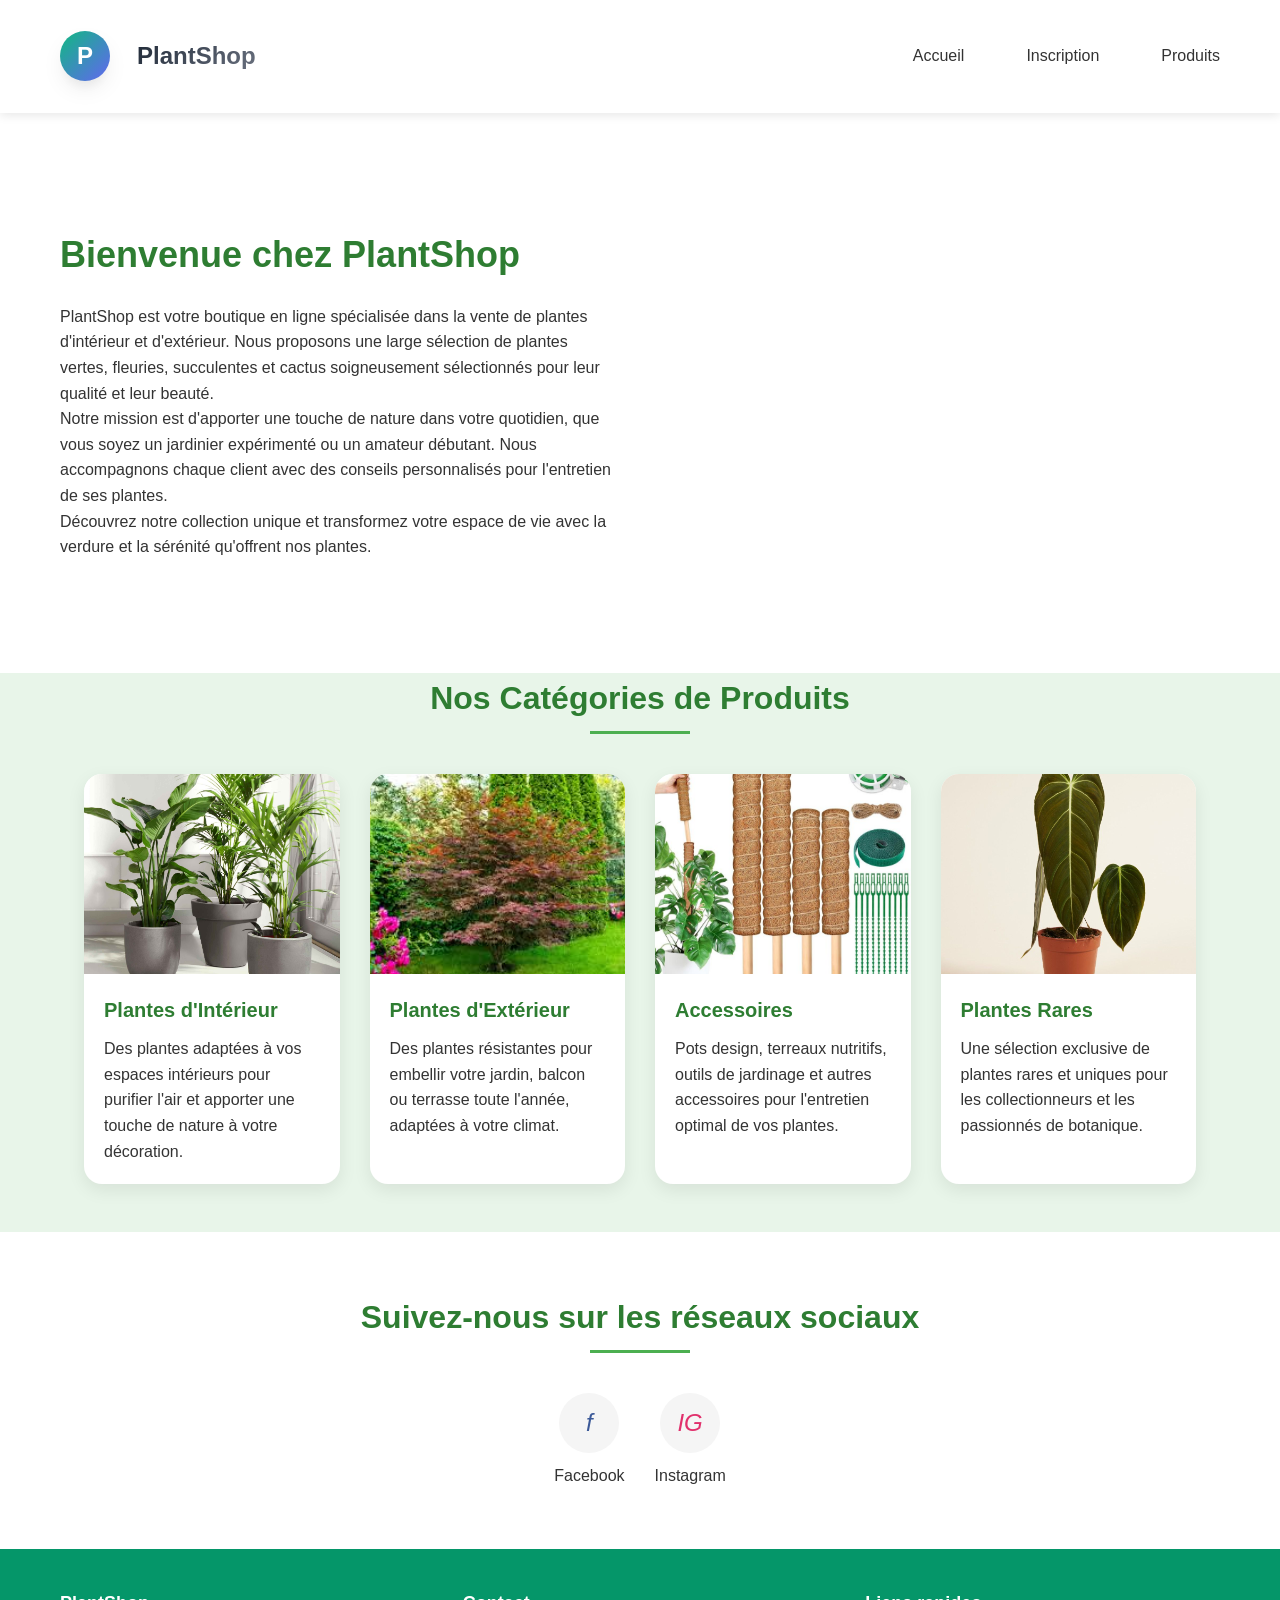
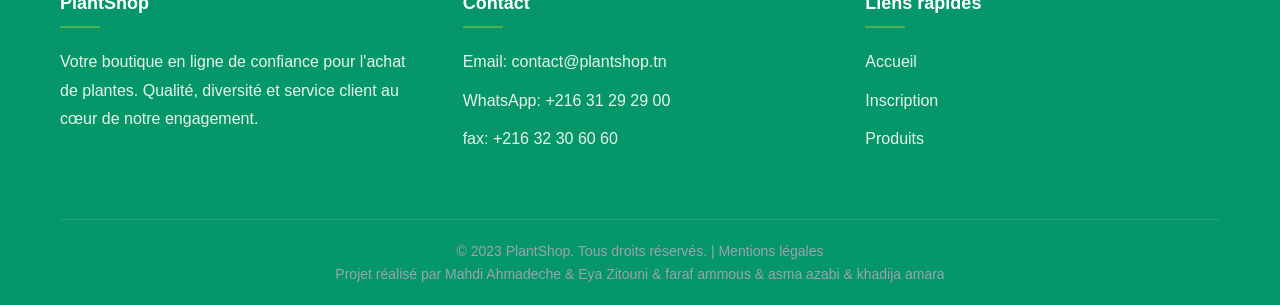
<file: index.html>
<!DOCTYPE html>
<html lang="fr">
<head>
    <meta charset="UTF-8">
    <meta name="viewport" content="width=device-width, initial-scale=1.0">
    <title>PlantShop - Vente de plantes en ligne</title>
    <link rel="stylesheet" href="style.css">
</head>
<body>
    <!-- En-tête -->
    <header>
        <div class="container">
            <div class="header-content">
                <div class="logo-section">
                    <div class="logo">P</div>
                    <div class="site-name">PlantShop</div>
                </div>
                <nav>
                    <ul>
                        <li><a href="index.html">Accueil</a></li>
                        <li><a href="inscription.html">Inscription</a></li>
                        <li><a href="produits.html">Produits</a></li>
                    </ul>
                </nav>
            </div>
        </div>
    </header>

    <!-- Section Présentation -->
    <section class="presentation">
        <div class="container">
            <div class="presentation-content">
                <div class="presentation-text">
                    <h1>Bienvenue chez PlantShop</h1>
                    <p>PlantShop est votre boutique en ligne spécialisée dans la vente de plantes d'intérieur et d'extérieur. Nous proposons une large sélection de plantes vertes, fleuries, succulentes et cactus soigneusement sélectionnés pour leur qualité et leur beauté.</p>
                    <p>Notre mission est d'apporter une touche de nature dans votre quotidien, que vous soyez un jardinier expérimenté ou un amateur débutant. Nous accompagnons chaque client avec des conseils personnalisés pour l'entretien de ses plantes.</p>
                    <p>Découvrez notre collection unique et transformez votre espace de vie avec la verdure et la sérénité qu'offrent nos plantes.</p>
                </div>
                <div class="presentation-image"></div>
            </div>
        </div>
    </section>

    <!-- Section Produits -->
<section class="products">
  <div class="container">
      <h2 class="section-title">Nos Catégories de Produits</h2>
      <div class="product-grid">
          <div class="product-card">
              <div class="product-img" style="background-image: url(images_projet_web/inter.jpg);"></div>
              <div class="product-content">
                  <h3>Plantes d'Intérieur</h3>
                  <p>Des plantes adaptées à vos espaces intérieurs pour purifier l'air et apporter une touche de nature à votre décoration.</p>
              </div>
          </div>
          <div class="product-card">
              <div class="product-img" style="background-image: url(images_projet_web/exter.jpg);"></div>
              <div class="product-content">
                  <h3>Plantes d'Extérieur</h3>
                  <p>Des plantes résistantes pour embellir votre jardin, balcon ou terrasse toute l'année, adaptées à votre climat.</p>
              </div>
          </div>
          <div class="product-card">
              <div class="product-img" style="background-image: url(images_projet_web/acc.jpeg);"></div>
              <div class="product-content">
                  <h3>Accessoires</h3>
                  <p>Pots design, terreaux nutritifs, outils de jardinage et autres accessoires pour l'entretien optimal de vos plantes.</p>
              </div>
          </div>
          <div class="product-card">
              <div class="product-img" style="background-image: url(images_projet_web/rare.jpg);"></div>
              <div class="product-content">
                  <h3>Plantes Rares</h3>
                  <p>Une sélection exclusive de plantes rares et uniques pour les collectionneurs et les passionnés de botanique.</p>
              </div>
          </div> 
      </div>
  </div>
</section>
<!-- S

    <!-- Section Réseaux sociaux -->
    <section class="social">
        <div class="container">
            <h2 class="section-title">Suivez-nous sur les réseaux sociaux</h2>
            <div class="social-links">
                <a href="https://www.facebook.com/plantespourtous" target="_blank" class="social-link">
                    <div class="social-icon facebook">
                        <i>f</i>
                    </div>
                    <span>Facebook</span>
                </a>
                <a href="https://www.instagram.com/plantespourtous/" target="_blank" class="social-link">
                    <div class="social-icon instagram">
                        <i>IG</i>
                    </div>
                    <span>Instagram</span>
                </a>
            </div>
        </div>
    </section>
    

    <!-- Pied de page -->
    <footer>
        <div class="container">
            <div class="footer-content">
                <div class="footer-section">
                    <h3>PlantShop</h3>
                    <p>Votre boutique en ligne de confiance pour l'achat de plantes. Qualité, diversité et service client au cœur de notre engagement.</p>
                </div>
                <div class="footer-section">
                    <h3>Contact</h3>
                    <div class="contact-info">
                        <p>Email: contact@plantshop.tn</p>
                        <p>WhatsApp: +216 31 29 29 00</p>
                        <p>fax: +216 32 30 60 60</p>
                    </div>
                </div>
                <div class="footer-section">
                    <h3>Liens rapides</h3>
                    <a href="index.html">Accueil</a>
                    <a href="inscription.html">Inscription</a>
                    <a href="produits.html">Produits</a>
                </div>
            </div>
            <div class="copyright">
                <p>&copy; 2023 PlantShop. Tous droits réservés. | Mentions légales</p>
                <p>Projet réalisé par Mahdi Ahmadeche & Eya Zitouni & faraf ammous & asma azabi & khadija amara</p>
            </div>
        </div>
    </footer>
</body>
</html>
</file>
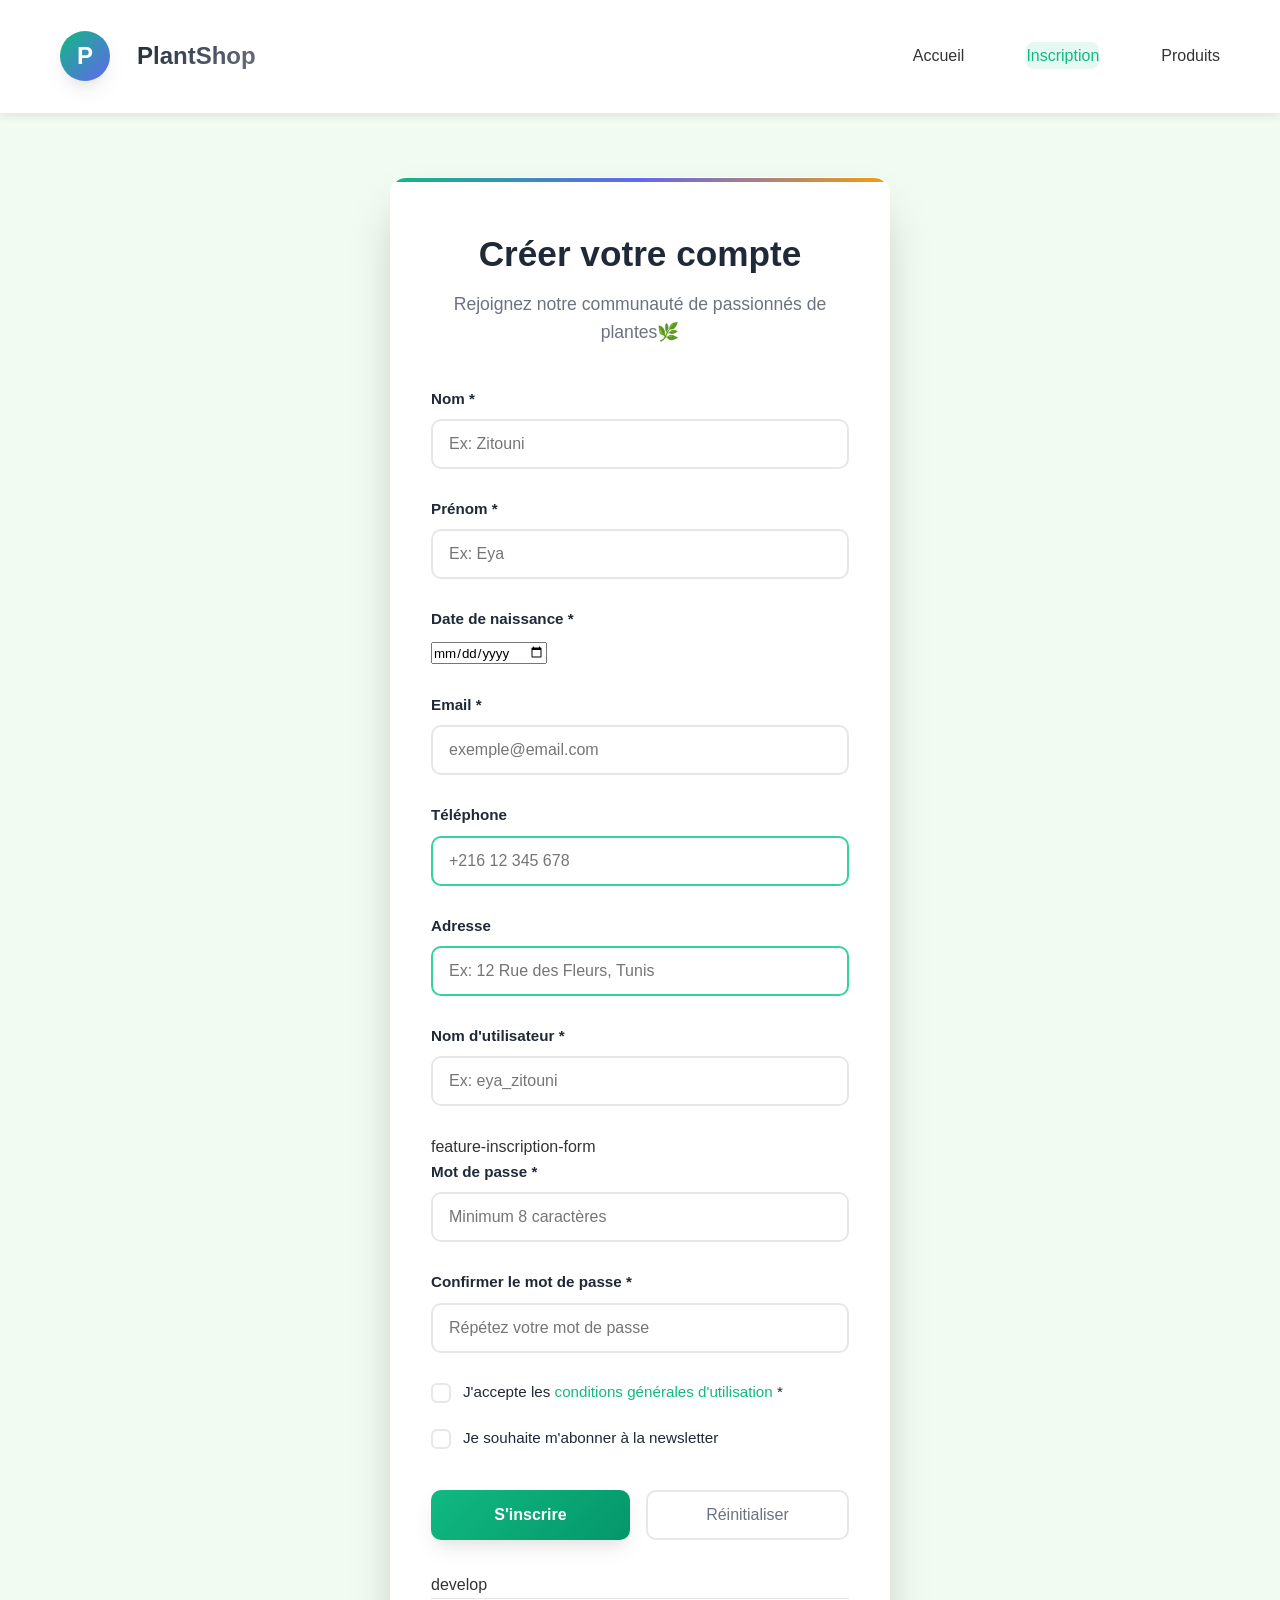
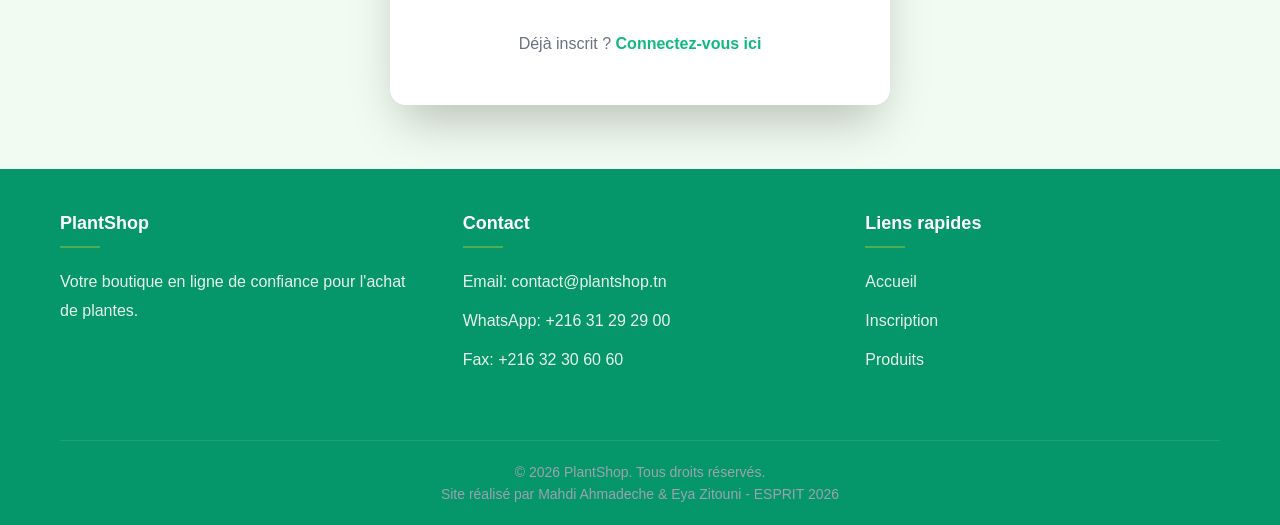
<file: inscription.html>
<!DOCTYPE html>
<html lang="fr">
<head>
    <meta charset="UTF-8">
    <meta name="viewport" content="width=device-width, initial-scale=1.0">
    <!-- Commit 1: title updated to match project name -->
    <title>Inscription - Plantes Shop</title>
    <link rel="stylesheet" href="style.css">
</head>
<body>
    <!-- Page inscription - Développée par Eya Zitouni -->
    <header>
        <div class="container">
            <div class="header-content">
                <div class="logo-section">
                    <div class="logo">P</div>
                    <div class="site-name">PlantShop</div>
                </div>
                <nav>
                    <ul>
                        <li><a href="index.html">Accueil</a></li>
                        <li><a href="inscription.html" class="active">Inscription</a></li>
                        <li><a href="produits.html">Produits</a></li>
                    </ul>
                </nav>
            </div>
        </div>
    </header>

    <section class="inscription-section">
        <div class="container">
            <div class="inscription-form-container">
                <h1>Créer votre compte</h1>
                <p>Rejoignez notre communauté de passionnés de plantes🌿</p>

                <form id="inscriptionForm" class="inscription-form">

                    <div class="form-group">
                        <label for="nom">Nom *</label>
                        <!-- Commit 5: added placeholder -->
                        <input type="text" id="nom" name="nom" placeholder="Ex: Zitouni" required>
                        <span class="error-message" id="nom-error"></span>
                    </div>

                    <div class="form-group">
                        <label for="prenom">Prénom *</label>
                        <!-- Commit 5: added placeholder -->
                        <input type="text" id="prenom" name="prenom" placeholder="Ex: Eya" required>
                        <span class="error-message" id="prenom-error"></span>
                    </div>

                    <!-- Commit 2: fixed date input type (was type text before) -->
                    <div class="form-group">
                        <label for="datenaissance">Date de naissance *</label>
                        <input type="date" id="datenaissance" name="datenaissance" required>
                        <span class="error-message" id="datenaissance-error"></span>
                    </div>

                    <div class="form-group">
                        <label for="email">Email *</label>
                        <!-- Commit 5: added placeholder -->
                        <input type="email" id="email" name="email" placeholder="exemple@email.com" required>
                        <span class="error-message" id="email-error"></span>
                    </div>

                    <div class="form-group">
                        <label for="telephone">Téléphone</label>
                        <input type="tel" id="telephone" name="telephone" placeholder="+216 12 345 678"">
                        <span class="error-message" id="telephone-error"></span>
                    </div>

                    <!-- Commit 3: added address field -->
                    <div class="form-group">
                        <label for="adresse">Adresse</label>
                        <input type="text" id="adresse" name="adresse" placeholder="Ex: 12 Rue des Fleurs, Tunis">
                        <span class="error-message" id="adresse-error"></span>
                    </div>

                    <div class="form-group">
                        <label for="username">Nom d'utilisateur *</label>
                        <!-- Commit 5: added placeholder -->
                        <input type="text" id="username" name="username" placeholder="Ex: eya_zitouni" required>
                        <span class="error-message" id="username-error"></span>
                    </div>

 feature-inscription-form
                    <div class="form-group">
                        <label for="password">Mot de passe *</label>
                        <input type="password" id="password" name="password" placeholder="Minimum 8 caractères" required>
                        <span class="error-message" id="password-error"></span>
                    </div>

                    <div class="form-group">
                        <label for="confirm-password">Confirmer le mot de passe *</label>
                        <input type="password" id="confirm-password" name="confirm-password" placeholder="Répétez votre mot de passe" required>
                        <span class="error-message" id="confirm-password-error"></span>
                    </div>

                    <div class="form-group checkbox-group">
                        <input type="checkbox" id="conditions" name="conditions" required>
                        <label for="conditions">J'accepte les <a href="#">conditions générales d'utilisation</a> *</label>
                        <span class="error-message" id="conditions-error"></span>
                    </div>

                    <div class="form-group checkbox-group">
                        <input type="checkbox" id="newsletter" name="newsletter">
                        <label for="newsletter">Je souhaite m'abonner à la newsletter</label>
                    </div>

                    <div class="form-buttons">
                        <button type="submit" class="btn-primary">S'inscrire</button>
                        <button type="reset" class="btn-secondary">Réinitialiser</button>
                    </div>
                </form>

            <div id="confirmation-message" class="confirmation-message" style="display: none;">
                <div class="success-icon">✓</div>
                <h2>Inscription réussie !</h2>
                <p>Merci de vous être inscrit sur PlantShop. Vous recevrez un email de confirmation sous 24h.</p>
                <button id="retour-accueil" class="btn-primary">Retour à l'accueil</button>
            </div>
 develop

                <div id="confirmation-message" class="confirmation-message" style="display: none;">
                    <div class="success-icon">✓</div>
                    <h2>Inscription réussie !</h2>
                    <p>Merci de vous être inscrit sur PlantShop. Un email de confirmation a été envoyé à votre adresse.</p>
                    <button id="retour-accueil" class="btn-primary">Retour à l'accueil</button>
                </div>

                <div class="login-link">
                    <p>Déjà inscrit ? <a href="connexion.html">Connectez-vous ici</a></p>
                </div>
            </div>
        </div>
    </section>

    <!-- Commit 4: added JavaScript form validation -->
    <script>
        document.getElementById('inscriptionForm').addEventListener('submit', function(e) {
            e.preventDefault();
            let valid = true;

            // Validation nom
            const nom = document.getElementById('nom').value.trim();
            if (nom === '') {
                document.getElementById('nom-error').textContent = '❌ Le nom est obligatoire.';
                valid = false;
            } else {
                document.getElementById('nom-error').textContent = '';
            }

            // Validation prénom
            const prenom = document.getElementById('prenom').value.trim();
            if (prenom === '') {
                document.getElementById('prenom-error').textContent = '❌ Le prénom est obligatoire.';
                valid = false;
            } else {
                document.getElementById('prenom-error').textContent = '';
            }

            // Validation email
            const email = document.getElementById('email').value.trim();
            const emailRegex = /^[^\s@]+@[^\s@]+\.[^\s@]+$/;
            if (!emailRegex.test(email)) {
                document.getElementById('email-error').textContent = '❌ Email invalide.';
                valid = false;
            } else {
                document.getElementById('email-error').textContent = '';
            }

            // Validation mot de passe
            const password = document.getElementById('password').value;
            if (password.length < 8) {
                document.getElementById('password-error').textContent = '❌ Minimum 8 caractères.';
                valid = false;
            } else {
                document.getElementById('password-error').textContent = '';
            }

            // Validation confirmation mot de passe
            const confirm = document.getElementById('confirm-password').value;
            if (password !== confirm) {
                document.getElementById('confirm-password-error').textContent = '❌ Les mots de passe ne correspondent pas.';
                valid = false;
            } else {
                document.getElementById('confirm-password-error').textContent = '';
            }

            // Si tout est valide
            if (valid) {
                document.getElementById('inscriptionForm').style.display = 'none';
                document.getElementById('confirmation-message').style.display = 'block';
            }
        });

        document.getElementById('retour-accueil') &&
        document.getElementById('retour-accueil').addEventListener('click', function() {
            window.location.href = 'index.html';
        });
    </script>

    <footer>
        <div class="container">
            <div class="footer-content">
                <div class="footer-section">
                    <h3>PlantShop</h3>
                    <p>Votre boutique en ligne de confiance pour l'achat de plantes.</p>
                </div>
                <div class="footer-section">
                    <h3>Contact</h3>
                    <div class="contact-info">
                        <p>Email: contact@plantshop.tn</p>
                        <p>WhatsApp: +216 31 29 29 00</p>
                        <p>Fax: +216 32 30 60 60</p>
                    </div>
                </div>
                <div class="footer-section">
                    <h3>Liens rapides</h3>
                    <a href="index.html">Accueil</a>
                    <a href="inscription.html">Inscription</a>
                    <a href="produits.html">Produits</a>
                </div>
            </div>
            <div class="copyright">
                <p>&copy; 2026 PlantShop. Tous droits réservés.</p>
                <p>Site réalisé par Mahdi Ahmadeche & Eya Zitouni - ESPRIT 2026</p>
            </div>
        </div>
    </footer>
</body>
</html>
</file>
<file: style.css>
/* Styles généraux */
* {
  margin: 0;
  padding: 0;
  box-sizing: border-box;
  font-family: 'Segoe UI', Tahoma, Geneva, Verdana, sans-serif;
}

body {
  background-color: #f9f9f9;
  color: #333;
  line-height: 1.6;
}

.container {
  max-width: 1200px;
  margin: 0 auto;
  padding: 0 20px;
}

/* En-tête */
header {
  background-color: #fff;
  box-shadow: 0 2px 10px rgba(0, 0, 0, 0.1);
  position: sticky;
  top: 0;
  z-index: 100;
}

.header-content {
  display: flex;
  justify-content: space-between;
  align-items: center;
  padding: 15px 0;
}

.logo-section {
  display: flex;
  align-items: center;
}

.logo {
  width: 50px;
  height: 50px;
  background-color: #4CAF50;
  border-radius: 50%;
  display: flex;
  align-items: center;
  justify-content: center;
  margin-right: 15px;
  color: white;
  font-weight: bold;
  font-size: 24px;
}

.site-name {
  font-size: 24px;
  font-weight: 700;
  color: #2E7D32;
}

/* Navigation */
nav ul {
  display: flex;
  list-style: none;
}

nav li {
  margin-left: 30px;
}

nav a {
  text-decoration: none;
  color: #333;
  font-weight: 500;
  font-size: 16px;
  transition: color 0.3s;
  padding: 5px 0;
  position: relative;
}

nav a:hover {
  color: #4CAF50;
}

nav a::after {
  content: '';
  position: absolute;
  width: 0;
  height: 2px;
  bottom: 0;
  left: 0;
  background-color: #4CAF50;
  transition: width 0.3s;
}

nav a:hover::after {
  width: 100%;
}

/* Section Présentation */
.presentation {
  padding: 80px 0;
  background-color: white;
}

.presentation-content {
  display: flex;
  align-items: center;
  justify-content: space-between;
  flex-wrap: wrap;
}

.presentation-text {
  flex: 1;
  min-width: 300px;
  padding-right: 40px;
}

.presentation-text h1 {
  font-size: 36px;
  margin-bottom: 20px;
  color: #2E7D32;
}

.presentation-image {
  flex: 1;
  min-width: 300px;
  height: 400px;
  background: url('https://images.unsplash.com/photo-1416879595882-3373a0480b5b?ixlib=rb-1.2.1&auto=format&fit=crop&w=1350&q=80');
  background-size: cover;
  background-position: center;
  border-radius: 10px;
}

/* Section Produits */
.products {
  padding: 60px 0;
  background-color: #E8F5E9;
}

.section-title {
  font-size: 32px;
  margin-bottom: 50px;
  color: #2E7D32;
  text-align: center;
  position: relative;
}

.section-title::after {
  content: '';
  position: absolute;
  width: 100px;
  height: 3px;
  background-color: #4CAF50;
  bottom: -10px;
  left: 50%;
  transform: translateX(-50%);
}

.product-grid {
  display: grid;
  grid-template-columns: repeat(auto-fit, minmax(250px, 1fr));
  gap: 30px;
}

.product-card {
  background-color: white;
  border-radius: 10px;
  overflow: hidden;
  box-shadow: 0 5px 15px rgba(0, 0, 0, 0.1);
  transition: transform 0.3s;
}

.product-card:hover {
  transform: translateY(-5px);
}

.product-img {
  height: 200px;
  background-size: cover;
  background-position: center;
}

.product-content {
  padding: 20px;
}

.product-content h3 {
  font-size: 20px;
  margin-bottom: 10px;
  color: #2E7D32;
}

/* Section Réseaux sociaux */
.social {
  padding: 60px 0;
  text-align: center;
  background-color: white;
}

.social-links {
  display: flex;
  justify-content: center;
  gap: 30px;
  margin-top: 30px;
}

.social-link {
  display: flex;
  flex-direction: column;
  align-items: center;
  text-decoration: none;
  color: #333;
  transition: transform 0.3s, color 0.3s;
}

.social-link:hover {
  transform: translateY(-5px);
  color: #4CAF50;
}

.social-icon {
  width: 60px;
  height: 60px;
  background-color: #f5f5f5;
  border-radius: 50%;
  display: flex;
  align-items: center;
  justify-content: center;
  margin-bottom: 10px;
  font-size: 24px;
}

.facebook {
  color: #3b5998;
}

.instagram {
  color: #E1306C;
}

/* Pied de page */
footer {
  background-color: #2E7D32;
  color: white;
  padding: 40px 0 20px;
}

.footer-content {
  display: flex;
  justify-content: space-between;
  flex-wrap: wrap;
  margin-bottom: 30px;
}

.footer-section {
  flex: 1;
  min-width: 200px;
  margin-bottom: 20px;
}

.footer-section h3 {
  font-size: 18px;
  margin-bottom: 20px;
  position: relative;
  padding-bottom: 10px;
}

.footer-section h3::after {
  content: '';
  position: absolute;
  width: 40px;
  height: 2px;
  background-color: #4CAF50;
  bottom: 0;
  left: 0;
}

.footer-section p, .footer-section a {
  color: #E8F5E9;
  margin-bottom: 10px;
  display: block;
  text-decoration: none;
}

.footer-section a:hover {
  color: white;
}

.contact-info {
  margin-bottom: 15px;
}

.copyright {
  text-align: center;
  padding-top: 20px;
  border-top: 1px solid rgba(255, 255, 255, 0.1);
  font-size: 14px;
}

/* Responsive */
@media (max-width: 768px) {
  .header-content {
      flex-direction: column;
      text-align: center;
  }
  
  .logo-section {
      margin-bottom: 15px;
  }
  
  nav ul {
      justify-content: center;
  }
  
  nav li {
      margin: 0 15px;
  }
  
  .presentation-content {
      flex-direction: column;
  }
  
  .presentation-text {
      padding-right: 0;
      margin-bottom: 30px;
  }
  
  .social-links {
      flex-direction: column;
      gap: 20px;
  }
}

@media (max-width: 480px) {
  .section-title {
      font-size: 26px;
  }
  
  nav li {
      margin: 0 10px;
  }
}





.partners {
  padding: 60px 0;
  background-color: #E8F5E9;
}

.section-title {
  font-size: 32px;
  margin-bottom: 50px;
  color: #2E7D32;
  text-align: center;
  position: relative;
}

.section-title::after {
  content: '';
  position: absolute;
  width: 100px;
  height: 3px;
  background-color: #4CAF50;
  bottom: -10px;
  left: 50%;
  transform: translateX(-50%);
}

.partners-grid {
  display: grid;
  grid-template-columns: repeat(auto-fit, minmax(250px, 1fr));
  gap: 30px;
}

.partner-card {
  background-color: white;
  border-radius: 10px;
  overflow: hidden;
  box-shadow: 0 5px 15px rgba(0, 0, 0, 0.1);
  transition: transform 0.3s;
}

.partner-card:hover {
  transform: translateY(-5px);
}

.partner-img {
  height: 200px;
  background-size: cover;
  background-position: center;
}

.partner-content {
  padding: 20px;
}

.partner-content h3 {
  font-size: 20px;
  margin-bottom: 10px;
  color: #2E7D32;
}
/* style.css - Version Moderne */

/* Reset et polices modernes */
* {
  margin: 0;
  padding: 0;
  box-sizing: border-box;
}

@import url('https://fonts.googleapis.com/css2?family=Inter:wght@300;400;500;600;700&display=swap');

:root {
  --primary: #10B981;
  --primary-dark: #059669;
  --primary-light: #34D399;
  --secondary: #6366F1;
  --accent: #F59E0B;
  --dark: #1F2937;
  --light: #F8FAFC;
  --gray: #6B7280;
  --gray-light: #E5E7EB;
  --error: #EF4444;
  --success: #10B981;
  --shadow: 0 10px 25px -5px rgba(0, 0, 0, 0.1), 0 10px 10px -5px rgba(0, 0, 0, 0.04);
  --shadow-lg: 0 25px 50px -12px rgba(0, 0, 0, 0.25);
  --radius: 16px;
  --transition: all 0.3s cubic-bezier(0.4, 0, 0.2, 1);
}

body {
  font-family: 'Inter', sans-serif;
  line-height: 1.7;
  color: var(--dark);
  background: linear-gradient(135deg, #764ba2 10%, #34d399 100%,);
  min-height: 100vh;
}

.container {
  max-width: 1200px;
  margin: 0 auto;
  padding: 0 20px;
}

/* En-tête moderne */
header {
  background: rgba(255, 255, 255, 0.95);
  backdrop-filter: blur(20px);
  border-bottom: 1px solid rgba(255, 255, 255, 0.2);
  padding: 1rem 0;
  position: sticky;
  top: 0;
  z-index: 1000;
}

.header-content {
  display: flex;
  justify-content: space-between;
  align-items: center;
}

.logo-section {
  display: flex;
  align-items: center;
  gap: 12px;
}

.logo {
  width: 45px;
  height: 45px;
  background: linear-gradient(135deg, var(--primary), var(--secondary));
  border-radius: 12px;
  display: flex;
  align-items: center;
  justify-content: center;
  font-weight: 700;
  font-size: 1.4rem;
  color: white;
  box-shadow: var(--shadow);
}

.site-name {
  font-size: 1.6rem;
  font-weight: 700;
  background: linear-gradient(135deg, var(--dark), var(--gray));
  -webkit-background-clip: text;
  -webkit-text-fill-color: transparent;
}

nav ul {
  display: flex;
  list-style: none;
  gap: 2rem;
}

nav a {
  color: var(--dark);
  text-decoration: none;
  font-weight: 500;
  padding: 8px 16px;
  border-radius: 8px;
  transition: var(--transition);
  position: relative;
}

nav a:hover {
  color: var(--primary);
  background: rgba(16, 185, 129, 0.1);
}

nav a.active {
  color: var(--primary);
  background: rgba(16, 185, 129, 0.1);
}

nav a.active::after {
  content: '';
  position: absolute;
  bottom: -2px;
  left: 16px;
  right: 16px;
  height: 2px;
  background: var(--primary);
  border-radius: 2px;
}

/* Section d'inscription moderne */
.inscription-section {
  padding: 4rem 0;
  min-height: calc(100vh - 80px);
  display: flex;
  align-items: center;
  justify-content: center;
}

.inscription-form-container {
  max-width: 500px;
  width: 100%;
  background: rgba(255, 255, 255, 0.95);
  backdrop-filter: blur(20px);
  padding: 3rem 2.5rem;
  border-radius: var(--radius);
  box-shadow: var(--shadow-lg);
  border: 1px solid rgba(255, 255, 255, 0.2);
  position: relative;
  overflow: hidden;
}

.inscription-form-container::before {
  content: '';
  position: absolute;
  top: 0;
  left: 0;
  right: 0;
  height: 4px;
  background: linear-gradient(90deg, var(--primary), var(--secondary), var(--accent));
}

.inscription-form-container h1 {
  color: var(--dark);
  text-align: center;
  margin-bottom: 0.5rem;
  font-size: 2.2rem;
  font-weight: 700;
}

.inscription-form-container > p {
  text-align: center;
  color: var(--gray);
  margin-bottom: 2.5rem;
  font-size: 1.1rem;
  font-weight: 400;
}

/* Formulaire moderne */
.inscription-form {
  margin-bottom: 2rem;
}

.form-group {
  margin-bottom: 1.75rem;
  position: relative;
}

.form-group label {
  display: block;
  margin-bottom: 0.5rem;
  font-weight: 600;
  color: var(--dark);
  font-size: 0.95rem;
}

.form-group input[type="text"],
.form-group input[type="email"],
.form-group input[type="tel"],
.form-group input[type="password"] {
  width: 100%;
  padding: 14px 16px;
  border: 2px solid var(--gray-light);
  border-radius: 10px;
  font-size: 1rem;
  transition: var(--transition);
  background: white;
  font-family: 'Inter', sans-serif;
}

.form-group input:focus {
  outline: none;
  border-color: var(--primary);
  box-shadow: 0 0 0 3px rgba(16, 185, 129, 0.1);
  transform: translateY(-2px);
}

.form-group input:valid {
  border-color: var(--primary-light);
}

/* Checkboxes modernes */
.checkbox-group {
  display: flex;
  align-items: flex-start;
  gap: 12px;
  margin-bottom: 1.5rem;
}

.checkbox-group input[type="checkbox"] {
  appearance: none;
  -webkit-appearance: none;
  width: 20px;
  height: 20px;
  border: 2px solid var(--gray-light);
  border-radius: 6px;
  background: white;
  cursor: pointer;
  position: relative;
  transition: var(--transition);
  flex-shrink: 0;
  margin-top: 2px;
}

.checkbox-group input[type="checkbox"]:checked {
  background: var(--primary);
  border-color: var(--primary);
}

.checkbox-group input[type="checkbox"]:checked::after {
  content: '✓';
  position: absolute;
  color: white;
  font-size: 14px;
  font-weight: bold;
  top: 50%;
  left: 50%;
  transform: translate(-50%, -50%);
}

.checkbox-group label {
  margin-bottom: 0;
  font-weight: normal;
  line-height: 1.5;
}

.checkbox-group a {
  color: var(--primary);
  text-decoration: none;
  font-weight: 500;
  transition: var(--transition);
}

.checkbox-group a:hover {
  color: var(--primary-dark);
  text-decoration: underline;
}

/* Messages d'erreur modernes */
.error-message {
  color: var(--error);
  font-size: 0.85rem;
  margin-top: 0.5rem;
  display: block;
  font-weight: 500;
  padding-left: 8px;
  border-left: 3px solid var(--error);
}

.form-group input.error {
  border-color: var(--error);
  box-shadow: 0 0 0 3px rgba(239, 68, 68, 0.1);
}

/* Boutons modernes */
.form-buttons {
  display: flex;
  gap: 1rem;
  margin-top: 2.5rem;
}

.btn-primary, .btn-secondary {
  padding: 14px 30px;
  border: none;
  border-radius: 10px;
  font-size: 1rem;
  font-weight: 600;
  cursor: pointer;
  transition: var(--transition);
  flex: 1;
  font-family: 'Inter', sans-serif;
  position: relative;
  overflow: hidden;
}

.btn-primary {
  background: linear-gradient(135deg, var(--primary), var(--primary-dark));
  color: white;
  box-shadow: var(--shadow);
}

.btn-primary::before {
  content: '';
  position: absolute;
  top: 0;
  left: -100%;
  width: 100%;
  height: 100%;
  background: linear-gradient(90deg, transparent, rgba(255,255,255,0.2), transparent);
  transition: left 0.5s;
}

.btn-primary:hover::before {
  left: 100%;
}

.btn-primary:hover {
  transform: translateY(-3px);
  box-shadow: 0 20px 40px -10px rgba(16, 185, 129, 0.4);
}

.btn-secondary {
  background: white;
  color: var(--gray);
  border: 2px solid var(--gray-light);
  font-weight: 500;
}

.btn-secondary:hover {
  border-color: var(--primary);
  color: var(--primary);
  transform: translateY(-2px);
  box-shadow: var(--shadow);
}

/* Message de confirmation moderne */
.confirmation-message {
  text-align: center;
  padding: 2rem 1rem;
  background: linear-gradient(135deg, #F0FDF4, #ECFDF5);
  border-radius: var(--radius);
  border: 1px solid var(--primary-light);
}

.success-icon {
  width: 80px;
  height: 80px;
  background: linear-gradient(135deg, var(--success), var(--primary-dark));
  color: white;
  border-radius: 50%;
  display: flex;
  align-items: center;
  justify-content: center;
  font-size: 2rem;
  margin: 0 auto 1.5rem;
  box-shadow: var(--shadow);
  animation: bounceIn 0.6s cubic-bezier(0.68, -0.55, 0.265, 1.55);
}

@keyframes bounceIn {
  0% {
      opacity: 0;
      transform: scale(0.3);
  }
  50% {
      opacity: 1;
      transform: scale(1.05);
  }
  70% {
      transform: scale(0.9);
  }
  100% {
      opacity: 1;
      transform: scale(1);
  }
}

.confirmation-message h2 {
  color: var(--dark);
  margin-bottom: 1rem;
  font-weight: 700;
}

.confirmation-message p {
  color: var(--gray);
  margin-bottom: 2rem;
  font-size: 1.1rem;
  line-height: 1.6;
}

/* Lien de connexion moderne */
.login-link {
  text-align: center;
  padding-top: 2rem;
  border-top: 1px solid var(--gray-light);
}

.login-link p {
  color: var(--gray);
}

.login-link a {
  color: var(--primary);
  text-decoration: none;
  font-weight: 600;
  transition: var(--transition);
  position: relative;
}

.login-link a::after {
  content: '';
  position: absolute;
  bottom: -2px;
  left: 0;
  width: 0;
  height: 2px;
  background: var(--primary);
  transition: width 0.3s ease;
}

.login-link a:hover::after {
  width: 100%;
}

/* Animation de chargement */
.loading {
  display: inline-block;
  width: 20px;
  height: 20px;
  border: 3px solid rgba(255,255,255,.3);
  border-radius: 50%;
  border-top-color: white;
  animation: spin 1s ease-in-out infinite;
}

@keyframes spin {
  to { transform: rotate(360deg); }
}

/* Pied de page moderne */
footer {
  background: var(--dark);
  color: white;
  padding: 3rem 0 1.5rem;
  margin-top: auto;
}

.footer-content {
  display: grid;
  grid-template-columns: 2fr 1fr 1fr;
  gap: 3rem;
  margin-bottom: 2rem;
}

.footer-section h3 {
  color: white;
  margin-bottom: 1.5rem;
  font-weight: 600;
  font-size: 1.2rem;
}

.footer-section p, .footer-section a {
  color: #9CA3AF;
  line-height: 1.8;
  transition: var(--transition);
}

.footer-section a {
  text-decoration: none;
  display: block;
  margin-bottom: 0.5rem;
}

.footer-section a:hover {
  color: var(--primary-light);
}

.copyright {
  text-align: center;
  padding-top: 2rem;
  border-top: 1px solid #374151;
  color: #9CA3AF;
  font-size: 0.9rem;
}

/* Responsive Design */
@media (max-width: 768px) {
  .inscription-form-container {
      margin: 1rem;
      padding: 2rem 1.5rem;
  }
  
  .form-buttons {
      flex-direction: column;
  }
  
  .header-content {
      flex-direction: column;
      gap: 1rem;
  }
  
  nav ul {
      gap: 1rem;
  }
  
  .footer-content {
      grid-template-columns: 1fr;
      gap: 2rem;
  }
  
  body {
      background: linear-gradient(135deg, #667eea 0%, #764ba2 100%);
      background-attachment: fixed;
  }
}

/* Animation pour les champs du formulaire */
@keyframes slideIn {
  from {
      opacity: 0;
      transform: translateY(20px);
  }
  to {
      opacity: 1;
      transform: translateY(0);
  }
}

.inscription-form-container > * {
  animation: slideIn 0.6s ease-out;
}

.inscription-form-container > *:nth-child(1) { animation-delay: 0.1s; }
.inscription-form-container > *:nth-child(2) { animation-delay: 0.2s; }
.form-group:nth-child(1) { animation-delay: 0.3s; }
.form-group:nth-child(2) { animation-delay: 0.4s; }
.form-group:nth-child(3) { animation-delay: 0.5s; }
.form-group:nth-child(4) { animation-delay: 0.6s; }
.form-group:nth-child(5) { animation-delay: 0.7s; }
.form-group:nth-child(6) { animation-delay: 0.8s; }
.form-group:nth-child(7) { animation-delay: 0.9s; }
.checkbox-group:nth-child(8) { animation-delay: 1.0s; }
.checkbox-group:nth-child(9) { animation-delay: 1.1s; }
.form-buttons { animation-delay: 1.2s; }

/* Pied de page */
footer {
  background-color: #059669;
  color: white;
  padding: 40px 0 20px;
}

.footer-content {
  display: flex;
  justify-content: space-between;
  flex-wrap: wrap;
  margin-bottom: 30px;
}

.footer-section {
  flex: 1;
  min-width: 200px;
  margin-bottom: 20px;
}

.footer-section h3 {
  font-size: 18px;
  margin-bottom: 20px;
  position: relative;
  padding-bottom: 10px;
}

.footer-section h3::after {
  content: '';
  position: absolute;
  width: 40px;
  height: 2px;
  background-color: #4CAF50;
  bottom: 0;
  left: 0;
}

.footer-section p, .footer-section a {
  color: #E8F5E9;
  margin-bottom: 10px;
  display: block;
  text-decoration: none;
}

.footer-section a:hover {
  color: white;
}

.contact-info {
  margin-bottom: 15px;
}

.copyright {
  text-align: center;
  padding-top: 20px;
  border-top: 1px solid rgba(255, 255, 255, 0.1);
  font-size: 14px;
}

/* Responsive */
@media (max-width: 768px) {
  .header-content {
      flex-direction: column;
      text-align: center;
  }
  
  .logo-section {
      margin-bottom: 15px;
  }
  
  nav ul {
      justify-content: center;
  }
  
  nav li {
      margin: 0 15px;
  }
  
  .presentation-content {
      flex-direction: column;
  }
  
  .presentation-text {
      padding-right: 0;
      margin-bottom: 30px;
  }
  
  .social-links {
      flex-direction: column;
      gap: 20px;
  }
  
  .partners-grid {
      flex-direction: column;
      align-items: center;
  }
  
  .partner-card {
      width: 100%;
      max-width: 300px;
  }
  
  .form-row {
      flex-direction: column;
      gap: 0;
  }
  
  .form-buttons {
      flex-direction: column;
  }
}

@media (max-width: 480px) {
  .section-title {
      font-size: 26px;
  }
  
  nav li {
      margin: 0 10px;
  }
  
  .inscription-form {
      padding: 20px;
  }
  
  .form-fieldset {
      padding: 15px;
  }
}



/* ---------- RESET SIMPLE ---------- */
*,
*::before,
*::after {
  box-sizing: border-box;
  margin: 0;
  padding: 0;
}

body {
  font-family: system-ui, -apple-system, BlinkMacSystemFont, "Segoe UI",
    sans-serif;
  background-color: #f8faf5;
  color: #172b1a;
  line-height: 1.5;
}

/* ---------- VARIABLES ---------- */
:root {
  --color-primary: #2f7b4f;
  --color-primary-soft: #e2f3e8;
  --color-accent: #ffc857;
  --color-bg: #f8faf5;
  --color-surface: #ffffff;
  --color-border: #dde5d6;
  --color-text: #172b1a;
  --radius-lg: 16px;
  --radius-md: 12px;
  --shadow-soft: 0 10px 25px rgba(0, 0, 0, 0.06);
}

/* ---------- HEADER ---------- */
.header {
  position: sticky;
  top: 0;
  z-index: 20;
  display: flex;
  align-items: center;
  justify-content: space-between;
  padding: 1rem 5vw;
  background-color: rgba(248, 250, 245, 0.9);
  backdrop-filter: blur(12px);
  border-bottom: 1px solid rgba(221, 229, 214, 0.7);
}

.header__logo {
  display: flex;
  align-items: center;
  gap: 0.4rem;
  font-weight: 700;
  font-size: 1.1rem;
  color: var(--color-primary);
}

.header__logo-icon {
  font-size: 1.4rem;
}

.header__nav {
  display: flex;
  align-items: center;
  gap: 1.5rem;
  font-size: 0.95rem;
}

.header__nav-link {
  text-decoration: none;
  color: #4b5e4e;
  position: relative;
}

.header__nav-link::after {
  content: "";
  position: absolute;
  left: 0;
  bottom: -0.3rem;
  width: 0;
  height: 2px;
  background-color: var(--color-primary);
  transition: width 0.2s ease;
}

.header__nav-link:hover::after {
  width: 100%;
}

.header__nav-link--active {
  color: var(--color-primary);
  font-weight: 600;
}

.header__nav-link--active::after {
  width: 100%;
}

.header__actions {
  display: flex;
  align-items: center;
  gap: 0.75rem;
}

.header__cart-btn {
  border: none;
  background: var(--color-surface);
  border-radius: 999px;
  padding: 0.4rem 0.9rem;
  display: inline-flex;
  align-items: center;
  gap: 0.5rem;
  cursor: pointer;
  box-shadow: var(--shadow-soft);
}

.header__cart-icon {
  font-size: 1.1rem;
}

.header__cart-count {
  font-size: 0.85rem;
  font-weight: 600;
  padding: 0.1rem 0.5rem;
  border-radius: 999px;
  background-color: var(--color-primary);
  color: white;
}

/* ---------- HERO ---------- */
.hero {
  padding: 2.5rem 5vw 1.5rem;
}

.hero__content {
  max-width: 700px;
}

.hero__title {
  font-size: clamp(2rem, 4vw, 2.6rem);
  margin-bottom: 0.5rem;
}

.hero__subtitle {
  font-size: 0.98rem;
  color: #4b5e4e;
}

/* ---------- TOOLBAR ---------- */
.toolbar {
  display: grid;
  grid-template-columns: minmax(0, 2.2fr) minmax(0, 1.3fr) minmax(0, 1.3fr);
  gap: 1rem;
  padding: 0 5vw 1.5rem;
}

.toolbar__group {
  display: flex;
  flex-direction: column;
  gap: 0.35rem;
}

.toolbar__label {
  font-size: 0.8rem;
  text-transform: uppercase;
  letter-spacing: 0.06em;
  color: #6b7c6c;
}

.toolbar__input,
.toolbar__select {
  border-radius: 999px;
  border: 1px solid var(--color-border);
  padding: 0.55rem 0.9rem;
  font-size: 0.9rem;
  outline: none;
  background-color: var(--color-surface);
}

.toolbar__input:focus,
.toolbar__select:focus {
  border-color: var(--color-primary);
  box-shadow: 0 0 0 3px rgba(47, 123, 79, 0.12);
}

/* ---------- PRODUITS ---------- */
.products {
  padding: 0 5vw 3rem;
}

.products__grid {
  display: grid;
  grid-template-columns: repeat(auto-fit, minmax(230px, 1fr));
  gap: 1.6rem;
}

.product-card {
  background-color: var(--color-surface);
  border-radius: var(--radius-lg);
  overflow: hidden;
  box-shadow: var(--shadow-soft);
  display: flex;
  flex-direction: column;
  transition: transform 0.15s ease, box-shadow 0.15s ease;
}

.product-card:hover {
  transform: translateY(-4px);
  box-shadow: 0 16px 30px rgba(0, 0, 0, 0.08);
}

.product-card__image-wrapper {
  position: relative;
  padding: 0.75rem;
  background: radial-gradient(circle at top, #e6f4ec 0%, #ffffff 60%);
}

.product-card__image {
  width: 100%;
  display: block;
  border-radius: var(--radius-md);
  object-fit: cover;
}

.product-card__tag {
  position: absolute;
  left: 1.2rem;
  top: 1.2rem;
  background-color: var(--color-primary-soft);
  color: var(--color-primary);
  font-size: 0.75rem;
  padding: 0.25rem 0.6rem;
  border-radius: 999px;
  font-weight: 600;
}

.product-card__tag--accent {
  background-color: var(--color-accent);
  color: #4b3a06;
}

.product-card__body {
  padding: 0.9rem 1rem 1.1rem;
  display: flex;
  flex-direction: column;
  gap: 0.4rem;
}

.product-card__title {
  font-size: 1rem;
}

.product-card__subtitle {
  font-size: 0.86rem;
  color: #6b7c6c;
}

.product-card__footer {
  margin-top: 0.4rem;
  display: flex;
  align-items: center;
  justify-content: space-between;
  gap: 0.5rem;
}

.product-card__price {
  font-weight: 700;
  color: var(--color-primary);
  font-size: 0.98rem;
}

.product-card__btn {
  flex-shrink: 0;
  border: none;
  background-color: var(--color-primary);
  color: white;
  font-size: 0.86rem;
  font-weight: 600;
  padding: 0.45rem 0.9rem;
  border-radius: 999px;
  cursor: pointer;
  transition: background-color 0.15s ease, transform 0.1s ease;
}

.product-card__btn:hover {
  background-color: #255f3e;
}

.product-card__btn:active {
  transform: scale(0.98);
}

/* ---------- MESSAGE VIDE ---------- */
.products__empty {
  margin-top: 2rem;
  text-align: center;
  color: #6b7c6c;
  font-size: 0.9rem;
}

/* ---------- FOOTER ---------- */
.footer {
  padding: 1.5rem 5vw 2rem;
  border-top: 1px solid rgba(221, 229, 214, 0.7);
  text-align: center;
  font-size: 0.85rem;
  color: #6b7c6c;
}

/* ---------- RESPONSIVE ---------- */
@media (max-width: 768px) {
  .header {
    padding-inline: 4vw;
  }

  .header__nav {
    display: none; /* simplification mobile */
  }

  .toolbar {
    grid-template-columns: 1fr;
  }
}



/* ========================= */
/* STYLES GÉNÉRAUX + HEADER  */
/* ========================= */
* {
  margin: 0;
  padding: 0;
  box-sizing: border-box;
  font-family: "Segoe UI", Tahoma, Geneva, Verdana, sans-serif;
}

body {
  background-color: #f1fbf1;
  color: #333;
  line-height: 1.6;
}

.container {
  max-width: 1200px;
  margin: 0 auto;
  padding: 0 20px;
}

/* En-tête */
header {
  background-color: #fff;
  box-shadow: 0 2px 10px rgba(0, 0, 0, 0.1);
  position: sticky;
  top: 0;
  z-index: 100;
}

.header-content {
  display: flex;
  justify-content: space-between;
  align-items: center;
  padding: 15px 0;
}

.logo-section {
  display: flex;
  align-items: center;
}

.logo {
  width: 50px;
  height: 50px;
  background-color: #4caf50;
  border-radius: 50%;
  display: flex;
  align-items: center;
  justify-content: center;
  margin-right: 15px;
  color: white;
  font-weight: bold;
  font-size: 24px;
}

.site-name {
  font-size: 24px;
  font-weight: 700;
  color: #2e7d32;
}

/* Navigation */
nav ul {
  display: flex;
  list-style: none;
}

nav li {
  margin-left: 30px;
}

nav a {
  text-decoration: none;
  color: #333;
  font-weight: 500;
  font-size: 16px;
  transition: color 0.3s;
  padding: 5px 0;
  position: relative;
}

nav a:hover {
  color: #4caf50;
}

nav a::after {
  content: "";
  position: absolute;
  width: 0;
  height: 2px;
  bottom: 0;
  left: 0;
  background-color: #4caf50;
  transition: width 0.3s;
}

nav a:hover::after {
  width: 100%;
}

/* ========================= */
/* STYLES GÉNÉRAUX + HEADER  */
/* ========================= */
* {
  margin: 0;
  padding: 0;
  box-sizing: border-box;
  font-family: "Segoe UI", Tahoma, Geneva, Verdana, sans-serif;
}

body {
  background-color: #f1fbf1;
  color: #333;
  line-height: 1.6;
}

.container {
  max-width: 1200px;
  margin: 0 auto;
  padding: 0 20px;
}

/* En-tête */
header {
  background-color: #fff;
  box-shadow: 0 2px 10px rgba(0, 0, 0, 0.1);
  position: sticky;
  top: 0;
  z-index: 100;
}

.header-content {
  display: flex;
  justify-content: space-between;
  align-items: center;
  padding: 15px 0;
}

.logo-section {
  display: flex;
  align-items: center;
}

.logo {
  width: 50px;
  height: 50px;
  background-color: #4caf50;
  border-radius: 50%;
  display: flex;
  align-items: center;
  justify-content: center;
  margin-right: 15px;
  color: white;
  font-weight: bold;
  font-size: 24px;
}

.site-name {
  font-size: 24px;
  font-weight: 700;
  color: #2e7d32;
}

/* Navigation */
nav ul {
  display: flex;
  list-style: none;
}

nav li {
  margin-left: 30px;
}

nav a {
  text-decoration: none;
  color: #333;
  font-weight: 500;
  font-size: 16px;
  transition: color 0.3s;
  padding: 5px 0;
  position: relative;
}

nav a:hover {
  color: #4caf50;
}

nav a::after {
  content: "";
  position: absolute;
  width: 0;
  height: 2px;
  bottom: 0;
  left: 0;
  background-color: #4caf50;
  transition: width 0.3s;
}

nav a:hover::after {
  width: 100%;
}

/* ========================= */
/*       PAGE PRODUITS       */
/* ========================= */

.products-main {
  background-color: #e9f9ee;
  padding: 30px 0 40px;
}

.products-section {
  margin-top: 10px;
}

.products-title {
  font-size: 32px;
  color: #166534;
  margin-bottom: 20px;
}

/* Filtres catégories */
.product-filters {
  display: flex;
  flex-wrap: wrap;
  gap: 10px;
  margin-bottom: 25px;
}

.filter-button {
  border-radius: 999px;
  border: 2px solid #22c55e;
  padding: 8px 20px;
  background-color: #ffffff;
  color: #15803d;
  font-size: 14px;
  font-weight: 500;
  cursor: pointer;
  transition: background-color 0.2s, color 0.2s, box-shadow 0.2s;
}

.filter-button:hover {
  background-color: #ecfdf3;
}

.filter-button.active {
  background-color: #16a34a;
  color: #ffffff;
  box-shadow: 0 4px 12px rgba(22, 163, 74, 0.4);
}

/* Layout produits + panier */
.products-layout {
  display: grid;
  grid-template-columns: 2fr 1fr;
  gap: 24px;
  align-items: flex-start;
}

/* Grille de produits */
.products-grid {
  display: grid;
  grid-template-columns: 1fr 1fr;
  gap: 20px;
}

/* Carte produit */
.product-card {
  background-color: #ffffff;
  border-radius: 18px;
  overflow: hidden;
  box-shadow: 0 6px 18px rgba(0, 0, 0, 0.08);
  display: flex;
  flex-direction: column;
  height: 100%;
}

.product-card-image {
  width: 100%;
  height: 220px;
  object-fit: cover;
}

.product-card-body {
  background-color: #ffffff;
  padding: 18px 20px 16px;
  display: flex;
  flex-direction: column;
  gap: 8px;
}

.product-card-title {
  font-size: 18px;
  font-weight: 600;
  color: #111827;
}

.product-card-description {
  font-size: 14px;
  color: #6b7280;
}

.product-card-row {
  display: flex;
  justify-content: space-between;
  align-items: center;
  margin-top: 6px;
  margin-bottom: 12px;
}

.product-card-price {
  font-size: 16px;
  font-weight: 600;
  color: #15803d;
}

.product-card-stock {
  font-size: 14px;
  color: #6b7280;
}

/* Bouton ajouter au panier */
.add-to-cart-btn {
  width: 100%;
  border: none;
  border-radius: 999px;
  padding: 10px 14px;
  background-color: #16a34a;
  color: #ffffff;
  font-size: 15px;
  font-weight: 600;
  cursor: pointer;
  display: flex;
  align-items: center;
  justify-content: center;
  gap: 8px;
  transition: background-color 0.2s, box-shadow 0.2s, transform 0.05s;
}

.add-to-cart-btn:hover {
  background-color: #15803d;
  box-shadow: 0 4px 12px rgba(21, 128, 61, 0.4);
}

.add-to-cart-btn:active {
  transform: translateY(1px);
}

.add-to-cart-icon {
  font-size: 16px;
}

/* Panier */
.cart {
  background-color: #ffffff;
  border-radius: 18px;
  padding: 20px;
  box-shadow: 0 6px 18px rgba(0, 0, 0, 0.08);
  position: sticky;
  top: 90px;
}

.cart-title {
  font-size: 22px;
  color: #166534;
  margin-bottom: 16px;
}

.cart-empty {
  text-align: center;
  color: #9ca3af;
  padding: 30px 0;
  font-size: 14px;
}

.cart-items {
  display: flex;
  flex-direction: column;
  gap: 14px;
  margin-bottom: 16px;
}

.cart-item {
  display: flex;
  gap: 10px;
  border-bottom: 1px solid #e5e7eb;
  padding-bottom: 10px;
}

.cart-item-image {
  width: 60px;
  height: 60px;
  border-radius: 8px;
  object-fit: cover;
}

.cart-item-main {
  flex: 1;
}

.cart-item-name {
  font-size: 14px;
  font-weight: 600;
  margin-bottom: 4px;
}

.cart-item-price {
  font-size: 14px;
  color: #15803d;
  margin-bottom: 6px;
}

/* Contrôles quantité */
.cart-item-controls {
  display: flex;
  align-items: center;
  gap: 6px;
}

.qty-btn {
  border: none;
  background-color: #e5e7eb;
  width: 26px;
  height: 26px;
  border-radius: 6px;
  display: flex;
  align-items: center;
  justify-content: center;
  cursor: pointer;
  font-size: 16px;
  line-height: 1;
  transition: background-color 0.2s;
}

.qty-btn:hover {
  background-color: #d1d5db;
}

.cart-item-qty {
  font-size: 14px;
}

/* Résumé panier */
.cart-summary {
  border-top: 1px solid #e5e7eb;
  padding-top: 12px;
}

.cart-total-row {
  display: flex;
  justify-content: space-between;
  align-items: center;
  margin-bottom: 12px;
}

.cart-total-amount {
  font-size: 20px;
  font-weight: 700;
  color: #15803d;
}

/* Bouton commander */
.order-button {
  width: 100%;
  border: none;
  border-radius: 10px;
  padding: 10px 14px;
  background-color: #16a34a;
  color: #ffffff;
  font-size: 15px;
  font-weight: 600;
  cursor: pointer;
  transition: background-color 0.2s, box-shadow 0.2s, transform 0.05s;
}

.order-button:hover {
  background-color: #15803d;
  box-shadow: 0 4px 12px rgba(21, 128, 61, 0.4);
}

.order-button:active {
  transform: translateY(1px);
}

/* Bouton Réinitialiser */
.reset-button {
  width: 100%;
  margin-top: 8px;
  border-radius: 10px;
  padding: 9px 14px;
  border: 1px solid #d1d5db;
  background-color: #ffffff;
  color: #4b5563;
  font-size: 14px;
  font-weight: 500;
  cursor: pointer;
  transition: background-color 0.2s, color 0.2s, border-color 0.2s;
}

.reset-button:hover {
  background-color: #f3f4f6;
  border-color: #9ca3af;
  color: #111827;
}

/* Message de confirmation */
.order-confirmation {
  display: flex;
  align-items: center;
  gap: 8px;
  background-color: #dcfce7;
  color: #15803d;
  border-radius: 10px;
  padding: 10px 12px;
  font-size: 14px;
  margin-bottom: 12px;
}

.order-confirmation-icon {
  font-size: 18px;
}

/* Responsive */
@media (max-width: 992px) {
  .products-layout {
    grid-template-columns: 1fr;
  }

  .cart {
    position: static;
  }
}

@media (max-width: 768px) {
  .products-grid {
    grid-template-columns: 1fr;
  }
}
</file>
